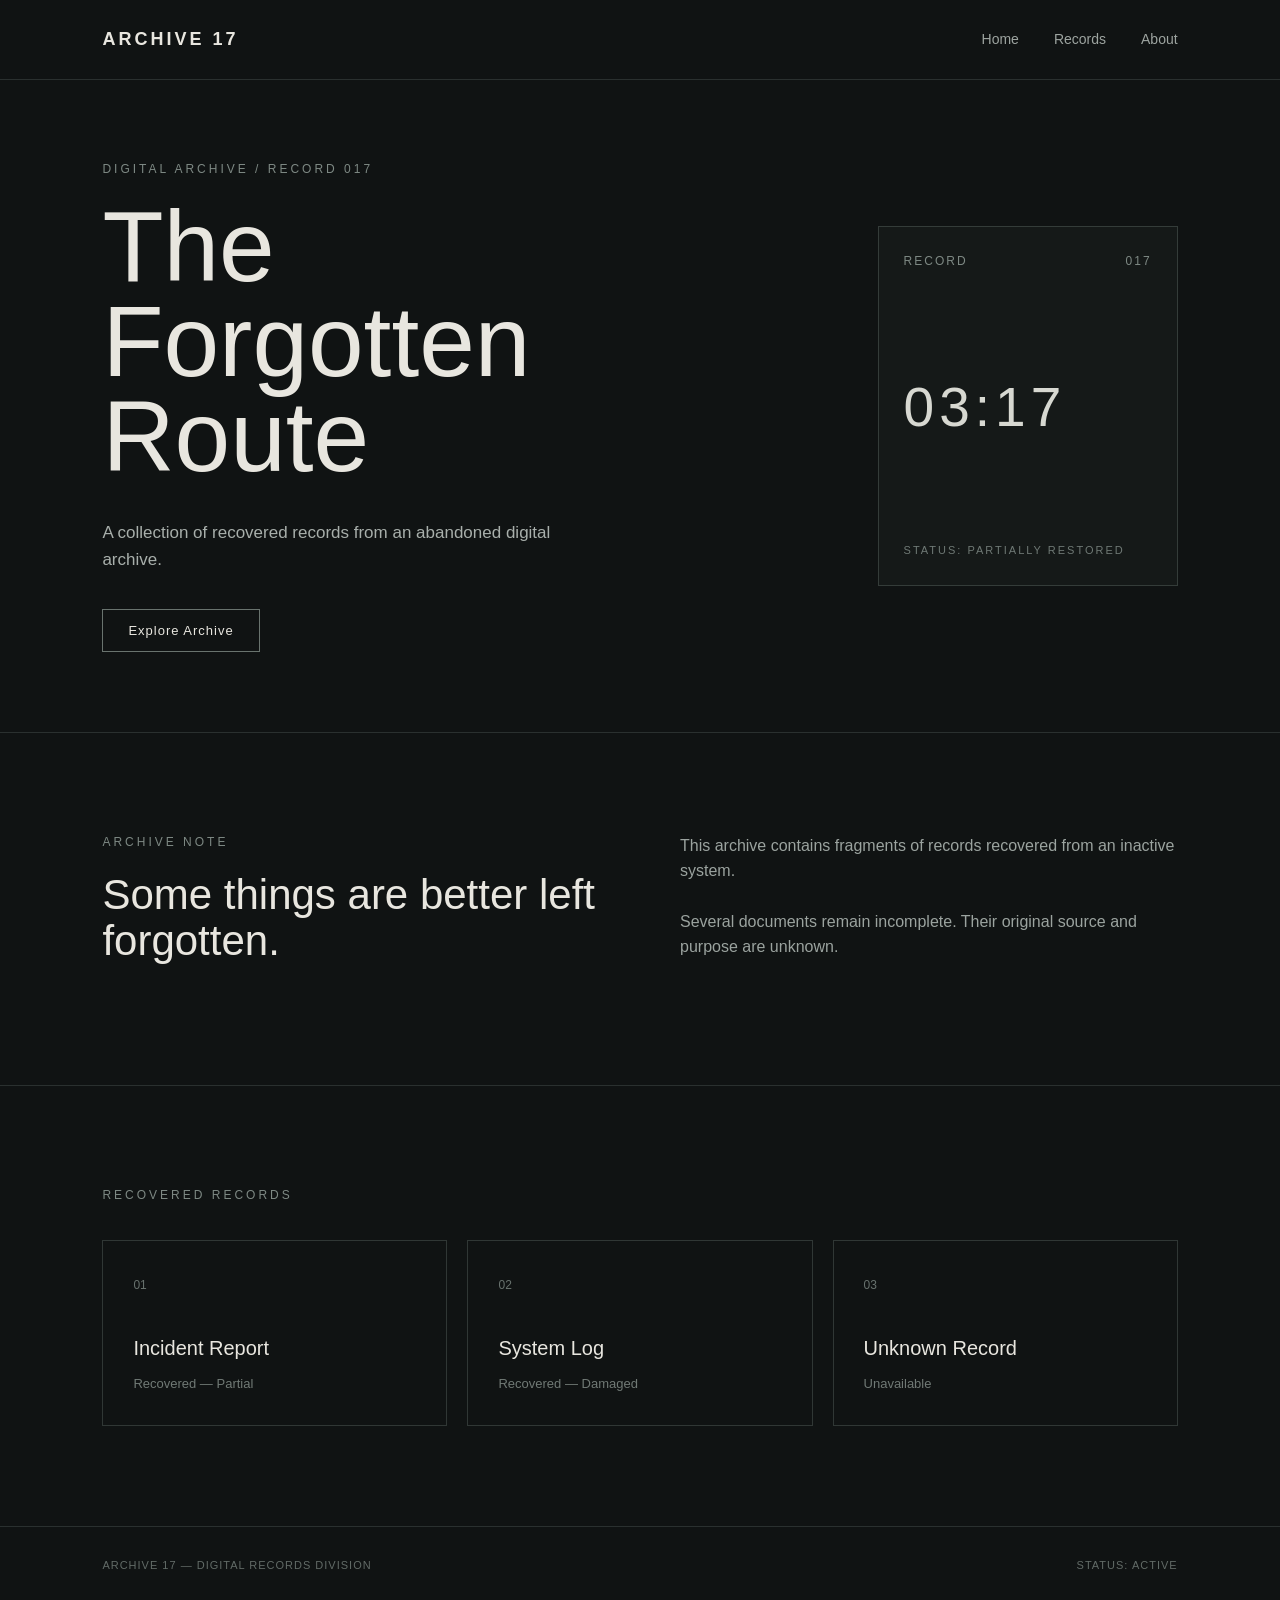
<file: website/index.html>
<!DOCTYPE html>
<html lang="en">
<head>
    <meta charset="UTF-8">
    <meta name="viewport" content="width=device-width, initial-scale=1.0">

    <title>Archive 17</title>

    <link rel="stylesheet" href="style.css">
</head>

<body>
      <!-- Not everything here is meant for humans. -->
    <header>
        <div class="logo">ARCHIVE 17</div>

        <nav>
            <a href="#">Home</a>
            <a href="#">Records</a>
            <a href="#">About</a>
        </nav>
    </header>


    <main>

        <section class="hero">

            <div class="hero-text">

                <p class="small-title">
                    DIGITAL ARCHIVE / RECORD 017
                </p>

                <h1>
                    The Forgotten<br>
                    Route
                </h1>

                <p class="description">
                    A collection of recovered records from an
                    abandoned digital archive.
                </p>

                <button>
                    Explore Archive
                </button>

            </div>


            <div class="hero-card">

                <div class="card-top">
                    RECORD
                    <span>017</span>
                </div>

                <div class="clock">
                    03:17
                </div>

                <p>
                    STATUS: PARTIALLY RESTORED
                </p>

            </div>

        </section>


        <section class="archive">

            <div>
                <p class="section-label">
                    ARCHIVE NOTE
                </p>

                <h2>
                    Some things are better left forgotten.
                </h2>
            </div>

            <div class="archive-text">

                <p>
                    This archive contains fragments of records
                    recovered from an inactive system.
                </p>

                <p>
                    Several documents remain incomplete.
                    Their original source and purpose are unknown.
                </p>

            </div>

        </section>


        <section class="records">

            <p class="section-label">
                RECOVERED RECORDS
            </p>

            <div class="record-grid">

                <div class="record">
                    <span>01</span>
                    <h3>Incident Report</h3>
                    <p>Recovered — Partial</p>
                </div>

                <div class="record">
                    <span>02</span>
                    <h3>System Log</h3>
                    <p>Recovered — Damaged</p>
                </div>

                <div class="record">
                    <span>03</span>
                    <h3>Unknown Record</h3>
                    <p>Unavailable</p>
                </div>

            </div>

        </section>

    </main>


    <footer>

        <p>
            ARCHIVE 17 — DIGITAL RECORDS DIVISION
        </p>

        <p>
            STATUS: ACTIVE
        </p>

    </footer>

</body>
</html>
</file>
<file: website/style.css>
* {
    margin: 0;
    padding: 0;
    box-sizing: border-box;
}

body {
    background: #101313;
    color: #e8e6df;
    font-family: Arial, Helvetica, sans-serif;
    line-height: 1.6;
}


/* HEADER */

header {
    height: 80px;
    display: flex;
    justify-content: space-between;
    align-items: center;

    padding: 0 8%;

    border-bottom: 1px solid #2a302f;
}

.logo {
    font-size: 18px;
    font-weight: bold;
    letter-spacing: 3px;
}

nav {
    display: flex;
    gap: 35px;
}

nav a {
    color: #9da4a0;
    text-decoration: none;
    font-size: 14px;
}

nav a:hover {
    color: #ffffff;
}


/* HERO */

.hero {
    min-height: 600px;

    display: flex;
    justify-content: space-between;
    align-items: center;

    padding: 80px 8%;

    border-bottom: 1px solid #2a302f;
}

.hero-text {
    max-width: 600px;
}

.small-title,
.section-label {
    color: #7e8984;

    font-size: 12px;

    letter-spacing: 3px;

    margin-bottom: 20px;
}

h1 {
    font-size: clamp(55px, 8vw, 100px);

    line-height: 0.95;

    font-weight: 500;

    margin-bottom: 35px;
}

.description {
    color: #a8afab;

    max-width: 450px;

    font-size: 17px;

    margin-bottom: 35px;
}


/* BUTTON */

button {
    background: transparent;

    border: 1px solid #69736e;

    color: #e8e6df;

    padding: 13px 25px;

    cursor: pointer;

    font-size: 13px;

    letter-spacing: 1px;
}

button:hover {
    background: #e8e6df;
    color: #101313;
}


/* ARCHIVE CARD */

.hero-card {
    width: 300px;
    height: 360px;

    border: 1px solid #343c39;

    padding: 25px;

    display: flex;
    flex-direction: column;
    justify-content: space-between;

    background: #151918;
}

.card-top {
    display: flex;
    justify-content: space-between;

    color: #7e8984;

    font-size: 12px;

    letter-spacing: 2px;
}

.clock {
    font-size: 55px;

    letter-spacing: 5px;

    color: #d7d8d1;
}

.hero-card p {
    font-size: 11px;

    color: #6f7975;

    letter-spacing: 2px;
}


/* ARCHIVE SECTION */

.archive {
    display: grid;

    grid-template-columns: 1fr 1fr;

    gap: 80px;

    padding: 100px 8%;

    border-bottom: 1px solid #2a302f;
}

.archive h2 {
    font-size: 42px;

    font-weight: 400;

    line-height: 1.1;
}

.archive-text {
    max-width: 500px;

    color: #9ba39f;

    font-size: 16px;
}

.archive-text p {
    margin-bottom: 25px;
}


/* RECORDS */

.records {
    padding: 100px 8%;
}

.record-grid {
    display: grid;

    grid-template-columns: repeat(3, 1fr);

    gap: 20px;

    margin-top: 35px;
}

.record {
    border: 1px solid #303735;

    padding: 30px;

    min-height: 180px;

    transition: 0.2s;
}

.record:hover {
    border-color: #68726e;
}

.record span {
    color: #68726e;

    font-size: 12px;
}

.record h3 {
    margin-top: 35px;

    font-size: 20px;

    font-weight: 400;
}

.record p {
    margin-top: 10px;

    color: #707975;

    font-size: 13px;
}


/* FOOTER */

footer {
    padding: 30px 8%;

    border-top: 1px solid #2a302f;

    display: flex;

    justify-content: space-between;

    color: #626b67;

    font-size: 11px;

    letter-spacing: 1px;
}


/* RESPONSIVE */

@media (max-width: 800px) {

    .hero {
        flex-direction: column;

        align-items: flex-start;

        gap: 60px;
    }

    .hero-card {
        width: 100%;
    }

    .archive {
        grid-template-columns: 1fr;
    }

    .record-grid {
        grid-template-columns: 1fr;
    }

    nav {
        display: none;
    }

}
</file>
